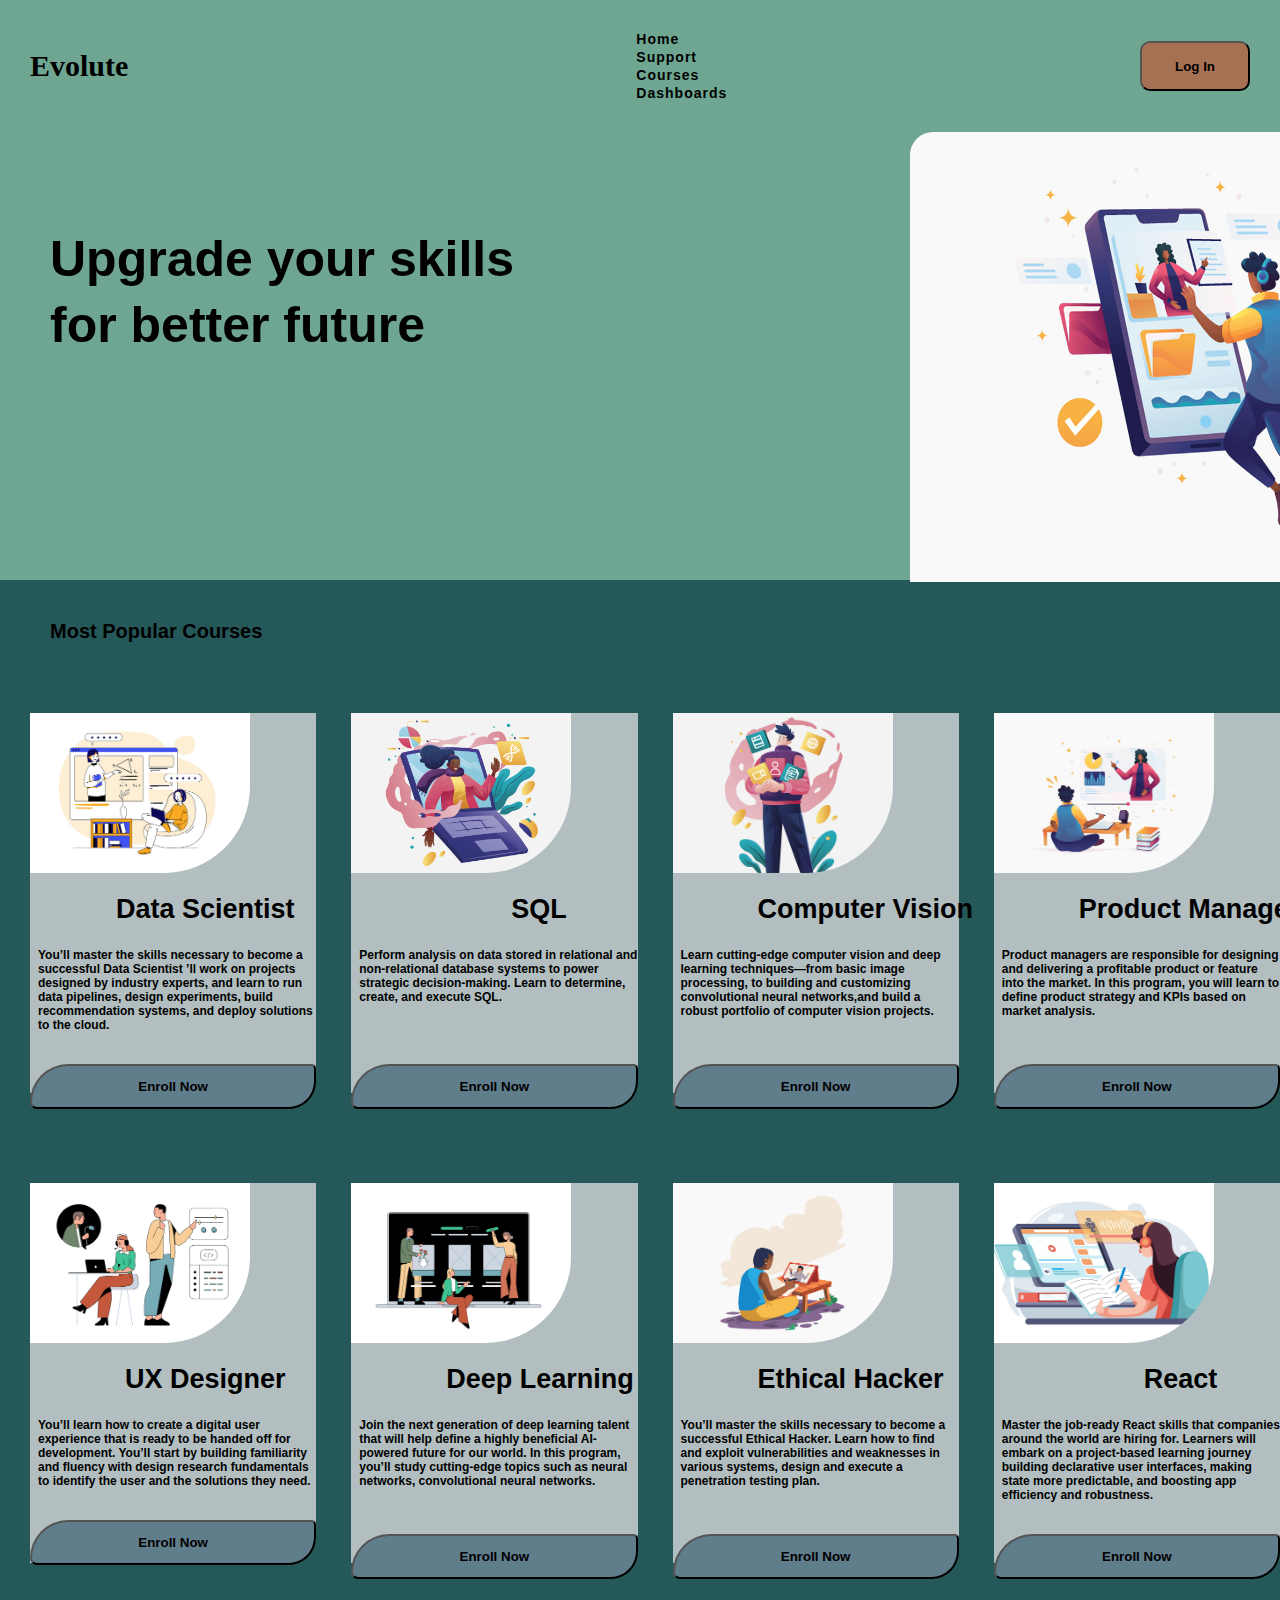
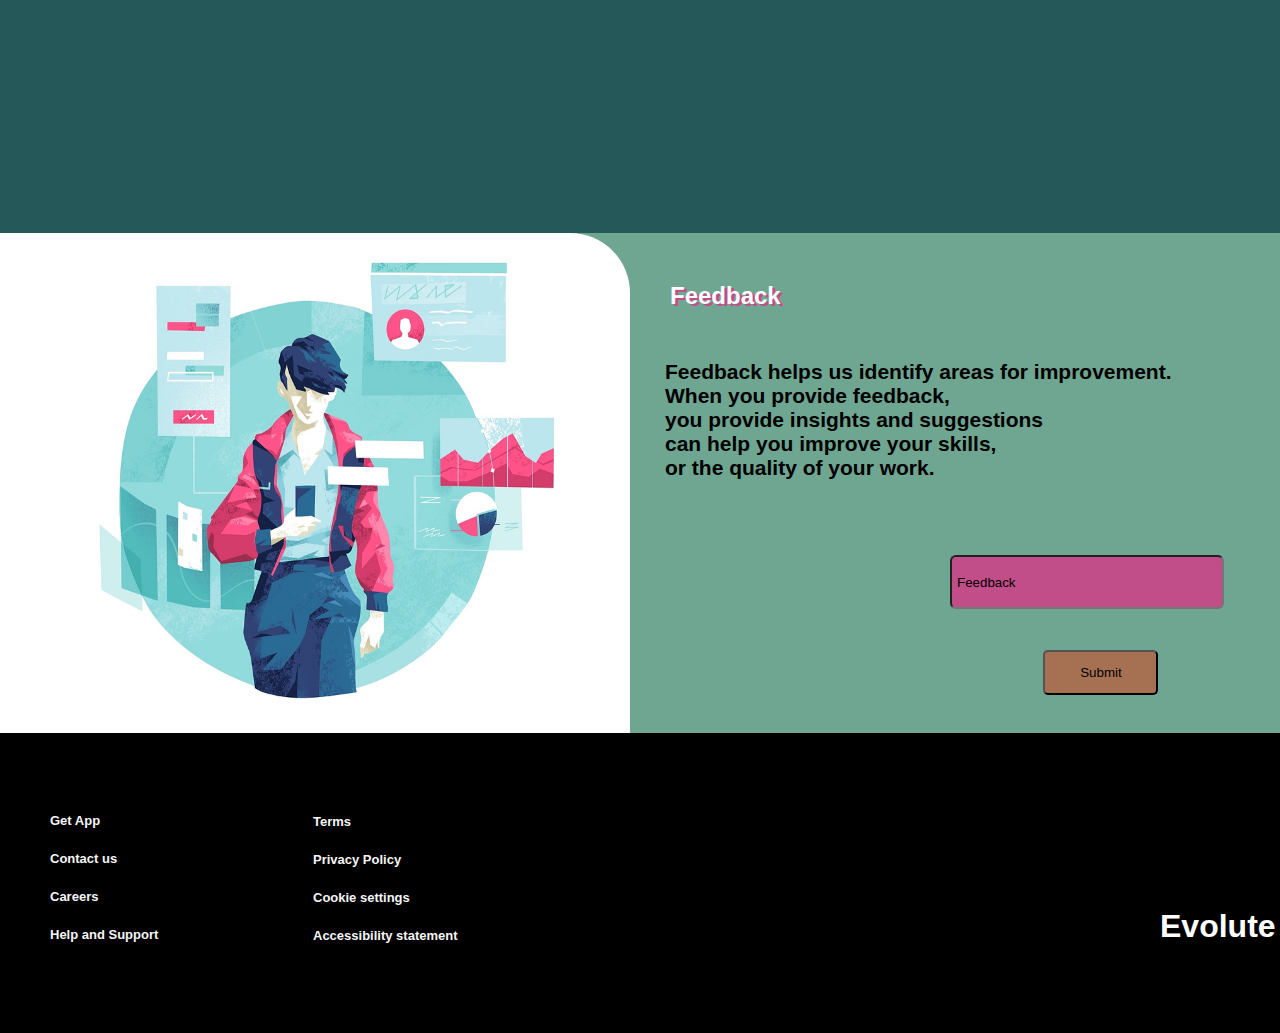
<file: E-learning/index.html>
<!DOCTYPE html>
<head>
    <meta charset="utf-8">
    <title></title>
    <meta name="viewport" content="width=device-width ,initial-scale=1.0">
    <link rel="stylesheet" href="style.css">
    <link rel="stylesheet" href="https://cdnjs.cloudflare.com/ajax/libs/font-awesome/6.4.2/css/all.min.css">
    <link rel="stylesheet" href="https://unicons.iconscout.com/release/v4.0.8/css/line.css">
    

    

    </head>
    <body>
        
        <Section class="home">
      <div class="topbar">
        <div class="navbar">
            <h1 id="title">Evolute</h1>
            <ul>
            <li>
                <a href="#">Home</a>
            </li>
            <li>
                <a href="#">Support</a>
            </li>
            <li>
                <a href="#">Courses</a>
            </li>
            <li>
                <a href="dashboards.html">Dashboards</a>
            </li>
           
        </ul>
<div class="but">
     <button class=" log" type="button" id="form-open">Log In</button>
        
</div>
       
        </div>
        
      </div>
      <div class="intro">
        <div class="tex">
             <p>Upgrade your skills</p>
        <p id="m">for better future</p>
        </div>
        <img src="./img/3d4cbb380a654e9a70a3da9124dc6f21.jpg" class="im">
       
      </div>

      <h3 id="mmm">Most Popular Courses</h3>
      <div class="maincontent">

    <div class="mainco">
        <img src="img/443f412fbefae2dbfb094f3c44eaefa9.jpg" alt="" id="zz">
        <h1 id="p">Data Scientist</h1>

        <p id="qw">You’ll master the skills necessary to become a successful Data Scientist ’ll work on projects designed by industry experts, and learn to run data pipelines, design experiments, build recommendation systems, and deploy solutions to the cloud.</p>
            <button id="En" type="button">Enroll Now</button>
    </div>

    <div class="mainco">
        <img src="img/3de40b7f70de3ee2cf31fa0aa7f5f474.jpg "alt="" id="zz">
        <h1 id="pz">SQL</h1>

        <p id="qw">Perform analysis on data stored in relational and non-relational database systems to power strategic decision-making. Learn to determine, create, and execute SQL.</p>
            <button id="En2" type="button">Enroll Now</button>
    </div>
    <div class="mainco">
        <img src="img/c96ef70b81fc0d68a0d3ac5b34f4da55.jpg" alt="" id="zz">
        <h1 id="px">Computer Vision</h1>

        <p id="qw">Learn cutting-edge computer vision and deep learning techniques—from basic image processing, to building and customizing convolutional neural networks,and build a robust portfolio of computer vision projects.</p>
            <button id="En3" type="button">Enroll Now</button>
    </div>
    <div class="mainco">
        <img src="img/192fe87f984766b3999646dfdffc2f98.jpg" alt="" id="zz">
        <h1 id="px">Product Manager</h1>

        <p id="qw">Product managers are responsible for designing and delivering a profitable product or feature into the market. In this program, you will learn to define product strategy and KPIs based on market analysis.</p>
            <button id="En3" type="button">Enroll Now</button>
    </div>
    
      </div>
      
      <div class="maincontent">

        <div class="mainco">
            <img src="img/db5945b3b9afa92d3c6dd6828eb89973.png" alt="" id="zz">
            <h1 id="pv">UX Designer</h1>
    
            <p id="qw">You’ll learn how to create a digital user experience that is ready to be handed off for development. You’ll start by building familiarity and fluency with design research fundamentals to identify the user and the solutions they need.</p>
                <button id="En" type="button">Enroll Now</button>
        </div>
    
        <div class="mainco">
            <img src="img/c9a1522f5934f625c625b77a76eaebc4.png"alt="" id="zz">
            <h1 id="pv">Deep Learning</h1>
    
            <p id="qw">Join the next generation of deep learning talent that will help define a highly beneficial AI-powered future for our world. In this program, you’ll study cutting-edge topics such as neural networks, convolutional neural networks.</p>
                <button id="En4" type="button">Enroll Now</button>
        </div>
        <div class="mainco">
            <img src="img/8447b1b008f8e29099babd2652ffd894.jpg" alt="" id="zz">
            <h1 id="px">Ethical Hacker</h1>
    
            <p id="qw">You’ll master the skills necessary to become a successful Ethical Hacker. Learn how to find and exploit vulnerabilities and weaknesses in various systems, design and execute a penetration testing plan.</p>
            <button id="En4" type="button">Enroll Now</button>
        </div>
        <div class="mainco">
            <img src="img/c12a7603eb5e798a85962d40e6ff4066 (1).jpg" alt="" id="zz">
            <h1 id="px1">React</h1>
    
            <p id="qw">Master the job-ready React skills that companies around the world are hiring for. Learners will embark on a project-based learning journey building declarative user interfaces, making state more predictable, and boosting app efficiency and robustness.</p>
            <button id="En" type="button">Enroll Now</button>
        </div>

        
        
        
          </div>


            <div class="form_container">
                <i class="uil uil-times form_close"></i>
                <div class="form login_form">
                    <form action="#">
                        <h2>Login</h2>
                        <div class="input_box">
                            <input type="email" placeholder="Email" required>
                            <i class="uil uil-envelope-alt email"></i>
                        </div>
                        <div class="input_box">
                            <input type="password" placeholder="password" required>
                            <i class="uil uil-lock password"></i>
                            <i class="uil uil-eye-slash pw_hide"></i>
                        </div>
                        <div class="option_field">
                            <span class="checkboc">
                                <input type="checkbox">
                                <label for="check">Remember me</label>
                            </span>
                            <a href="#" class="forgot_pw">Forgot password</a>
                        </div>
                        <button class="button">Login Now</button>
                        <div class="login_signup">
                            Don't have an account?<a href="#" id="signup">Signup</a>
                        </div>
                    </form>
                </div>

                <div class="form signup_form">
                    <form action="#">
                        <h2>Signup</h2>
                        <div class="input_box">
                            <input type="email" placeholder="Email" required>
                            <i class="uil uil-envelope-alt email"></i>
                        </div>
                        <div class="input_box">
                            <input type="password" placeholder="create password" required>
                            <i class="uil uil-lock password"></i>
                            <i class="uil uil-eye-slash pw_hide"></i>
                        </div>
                        <div class="input_box">
                            <input type="password" placeholder="confirm password" required>
                            <i class="uil uil-lock password"></i>
                            <i class="uil uil-eye-slash pw_hide"></i>
                        </div>
                      
                        <button class="button">SignUp Now</button>
                        <div class="login_signup">
                            Already have an account?<a href="#" id="login">login</a>
                        </div>
                    </form>
                </div>
                


                
            </div>
        </Section>

        <div class="feedback">
            <img src="./img/69175b3784468615f468a9dfe8c9bb80.jpg" alt="">
            <h2 id="f">Feedback</h2>
            <div class="aaa">
                <h4>Feedback helps us identify areas for improvement.</h4><h4>When you provide feedback,</h4> <h4> you provide insights and suggestions </h4><h4>can help you improve your skills,</h4>  <h4> or the quality of your work.</h4>

            </div>
            <form action="index.html" id="bbbb">
                            <input type="text" id="fee" placeholder="Feedback" >
                            <input type="submit"id="sub">

            </form>

        </div>
        

        <div class="footer">
           <p id="fot">Get App</p> 
            <p id="fot">Contact us</p>
            <p id="fot">Careers</p>
            <p id="fot">Help and Support</p>
            <p id="fott">Terms</p>
            <p id="fott">Privacy Policy</p>
            <p id="fott">Cookie settings</p>
            <p id="fott">Accessibility statement</p>


            <h1 id="title2">Evolute</h1>





        </div>















    <script src="script.js"></script>   

 
    </body>
</html>
</file>
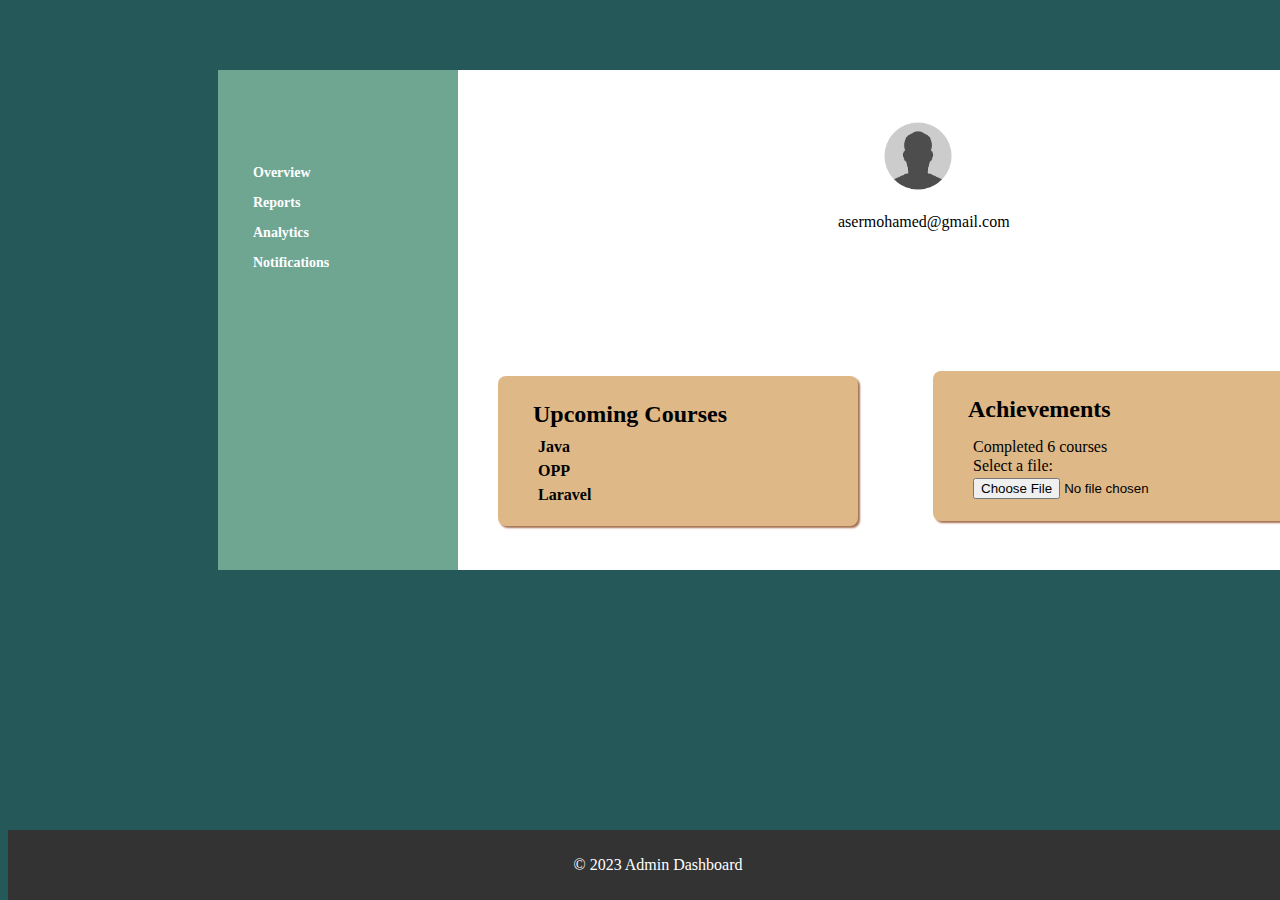
<file: E-learning/dashboards.html>
<!DOCTYPE html>
<html lang="en">
<head>
    <meta charset="UTF-8">
    <meta name="viewport" content="width=device-width, initial-scale=1.0">
    <title>Admin Dashboard</title>
    <link rel="stylesheet" href="css.css">
</head>
<body>
   <div class="maindash">
    <div class="clss">
        <div class="sid">
            <p>Overview</p>
            <p>Reports</p>
            <p>Analytics</p>
            <p>Notifications</p>
        </div>
        <img src="./img/man-avatar-profile-picture-vector-illustration_268834-538.avif" alt="">
        <p id="email">asermohamed@gmail.com</p>

        <div class="achivment">
            <h2 id="c">Achievements</h2>
            <p id="cc">Completed 6 courses</p>
            <label for="file">Select a file:</label>
            <input type="file" id="file" name="file" accept=".txt, .pdf, .docx">
        </div>

        <div class="up">
            <h2 id="c">Upcoming Courses</h2>
           <p id="ccc">Java</p>
           <p id="ccc">OPP</p>
           <p id="ccc">Laravel</p>



        </div>
        
    </div>

   </div>

    <footer class="admin-footer">
        <p>&copy; 2023 Admin Dashboard</p>
    </footer>
</body>
</html>
</file>
<file: E-learning/style.css>
*{
    padding: 0;
    margin: 0;

}
body{
  font-family: 'Montserrat', sans-serif;
  color: black;
  background-color: #255959;
  width: 100%;
    }
    #title{
      font-size: 30px;
      font-family: Cambria, Cochin, Georgia, Times, 'Times New Roman', serif;
      font-weight: bold;     
    }
    .topbar{
      display: flex;
      justify-content: space-between;
      background-color: #6FA692;
      padding: 30px 30px;
    }

    .topbar .navbar {
        display: flex;
        align-items: center;
    }
    .topbar .navbar ul{
        list-style: none;
     }
     .topbar .navbar ul li{
        display: inline-block;
        margin: 0px 8px;
        width: 70px;
        }
     .topbar .navbar ul li a{
      color: #000000;
      text-decoration: none;
     font-weight: bold;
     font-size: 14px;
     letter-spacing: 1px;
         }

     ul{
        margin-left: 500px;
      }

 .log{
  width: 110px;
  height: 50px;
  color: black;
  border-radius: 10px;
  background-color: #A67153;
  font-weight: bold;
  cursor: pointer;


      }

      .sign{
        width: 80px;
        height: 45px;
        border-radius: 10px;
            background-color: rgb(0, 0, 0);
            color:cadetblue ;
            font-weight: bold;
            cursor: pointer;

      }
      .but{
            margin-left: 370px;

      }

             

.intro{
    margin-top: 60px;
    background-color: #6FA692;
    width: 100%;
    height: 450px;
}

p{

    font-size: 50px;
    margin-left: 50px;
}
.tex{
        margin-top: -62px;
        position: relative;
        top: 100px;
        font-weight: bold;
        font-family: 'Franklin Gothic Medium', 'Arial Narrow', Arial, sans-serif;
}
.im{
  height: 100%;
  width: 550px;
  position: relative;
  left: 910px;
  bottom: 122px;
  border-radius: 23px 0px;
}
#m{
    margin-top: 8px;
}

#mmm{
    font-weight: 900;
    margin-left: 50px;
    margin-top: 40px;
    font-size: 20px;
}
.mainco{
  width: 350px;
    height: 380px;
    margin-top: 70px;
    margin-left: 30px;
    border-radius: 0px 0px 27px 0px;
    background-color: #B2BEBF;



}
#zz{
    border-radius: 0px 0px 86px;
    width: 220px;
    height: 160px;

}
#p{
  position: relative;
  left: 86px;
  bottom: -17px;
  font-size: 27px;
    
}
#qw{
  position: relative;
  font-size: 12px;
  font-weight: bold;
  margin-left: 8px;
  top: 40px;
}
#En{
  width: 100%;
  height: 45px;
  background-color: #607D8B;
  color: black;
  position: relative;
  bottom: -72px;
  border-radius: 50px 6px 36px 9px;
  font-weight: bold;

}

#En2{
  width: 100%;
  height: 45px;
  background-color: #607D8B;
  color: black;
  position: relative;
  bottom: -100px;
  border-radius: 50px 6px 36px 9px;
  font-weight: bold;

}

#En3{
  width: 100%;
    height: 45px;
    background-color: #607D8B;
    color: black;
    position: relative;
    bottom: -86px;
    border-radius: 50px 6px 36px 9px;
    font-weight: bold;

}
#En4{
  width: 100%;
  height: 45px;
  background-color: #607D8B;
  color: black;
  position: relative;
  bottom: -86px;
  border-radius: 50px 6px 36px 9px;
  font-weight: bold;

}



.maincontent {
    display: flex;
    gap: 5px;
    padding-bottom: 20px;
}
#pz{
  position: relative;
  left: 160px;
  bottom: -17px;
  font-size: 27px;
}

#px{
  position: relative;
  left: 85px;
  bottom: -17px;
  font-size: 27px;
}
#px1{
  position: relative;
  left: 150px;
  bottom: -17px;
  font-size: 27px;
}
#pv{
  position: relative;
  left: 95px;
  bottom: -17px;
  font-size: 27px;
}
.form_container{
    position: absolute;
    top: 50%;
    left: 50%;
    transform: translate(-50%,-50%) scale(1.2);
    z-index: 101;
    background-color: white;
    padding: 25px;
    border-radius: 12px;
    box-shadow: rgba(0, 0, 0,0.1);
    max-width: 320px;
    width: 100%;
    opacity: 0;
    pointer-events: none;
    transition: all 0.4s ease-out;
}
.home.show .form_container{
    opacity: 1;
    pointer-events: auto;
    transform: translate(-50%,-50%) scale(1);

}

.form_close{
   position: absolute;
   top: 10px;
   right: 20px;
   color: #0b0217; 
   font-size: 22px;
   opacity: 0.7;
   cursor: pointer;
}

.form_container h2{
    font-size: 22px;
    color: #0b0217; 
    text-align: center;
}
.input_box{
    position: relative;
    margin-top: 30px;
    width: 100%;
    height: 40px;
}

.input_box input{
    height: 100%;
    width: 85%;
    border: none;
    outline: none;
    color: #333;
    border-bottom: 1.5px solid #aaaaaa;
    padding: 0 30px;
    transition: all 0.2s ease;
}
.input_box i {
    position: absolute;
    top: 50%;
    transform: translateY(-50%);
    font-size: 20px;
}
.input_box i.email,
.input_box i.password{
    left: 0;
    color: #707070;
}
.input_box i.pw_hide{
    right: 0;
    font-size: 18px;
}
.input_box input:focus{
    border-color:rgba(98, 85, 165, 1) ;
}
.option_field{
    display: flex;
    align-items: center;
    justify-content: space-between;
    margin-top: 30px;
}
.checkbox{
    display: flex;
    column-gap: 8px;
    font-size: 12px;
    white-space: nowrap;
}
.form_container a{
    color:  #A67153; ;
    font-size: 12px;
}
.form_container a:hover{
    text-decoration: underline;
}
.checkbox label{
    font-size: 9px;
    cursor: pointer;
    user-select: none;
    color: #0b0217;
}

.form_container .button{
  background: #A67153;
      margin-top: 30px;
    width: 100%;
    border-color: none;
    padding: 10px 0;
    border-radius: 10px;
    color: white;
}
#title2{
  color: white;
  position: relative;
  bottom: 30px;
  left: 1160px;
  bottom: 106px;
font-family:Verdana, Geneva, Tahoma, sans-serif
}
.home::before{
    content: "";
    height: 100%;
    width: 100%;
    background-color: rgba(0, 0, 0,0.6);
    position: absolute;
    z-index: 100;
    opacity: 0;
    pointer-events: none;
    transition: all 0.5s ease-out;
}
.home.show::before{
    opacity: 1;
    pointer-events: auto;
} 

.signup_form{
    display: none;
}
.login_signup{
    font-size: 12px;
    text-align: center;
    margin-top: 15px;
}
.form_container.active .signup_form{
    display: block;
}
.form_container.active .login_form{
    display: none;
}

.footer{
  margin-top: -23px;
  background-color: black;
  height: 300px;
  width: 100%;
}
#fot{
    position: relative;
    color: whitesmoke;
    font-weight: bold;
    font-size: 13px;
    margin-top: 23px;
    top: 80px;
    margin-bottom: 13px;
}
#fott{
    position: relative;
    color: whitesmoke;
    font-weight: bold;
    font-size: 13px;
    margin-top: 23px;
    left: 263px;
    top: -71px;
}
.feedback{
  margin-top: 250px;
  width: 100%;
  height: 500px;
  background-color: #6FA692;
}
.feedback img{
  width: 630px;
  height: 100%;
  /* left: 685px; */
  position: relative;
  /* display: flex; */
  border-radius: 0px 60px 0px 0px;
}
#f{
  color: white;
  text-shadow: 3px 2px #c14e88;
  font-weight: bold;
  position: relative;
  bottom: 455px;
  left: 670px;
}
.aaa{
  font-weight: bold;
  position: relative;
  top: -405px;
  left: 645px;
}

/* Your existing CSS code */

/* Media query for screens with a maximum width of 768px (typical for phones) */
@media (max-width: 768px) {
  body {
      font-size: 14px; /* Adjust font size for smaller screens */
  }

  .topbar {
      padding: 15px; /* Adjust topbar padding */
  }
  .im {
    display: none; /* Hide the image on smaller screens */
  }

  .topbar .navbar ul {
      display: none; /* Hide the navigation links */
  }

  .but {
      margin-left: 220px; /* Remove margin for smaller screens */
      text-align: center; /* Center the login button */
     /* margin-top: 15px; /* Add some space at the top */
  }

  .intro {
      height: 300px; /* Allow intro height to adjust based on content */
      display: flex;
      flex-direction: column-reverse; /* Stack the image below the text */
      align-items: center;
      padding: 20px;
  }

  .tex {
      text-align: center; /* Center the text in the intro */
      position: relative;
      bottom: -600px;
      right: 60px;
      margin-bottom: 200px;
  }

  .im {
      width: 100%; /* Make the image take full width */
      height: auto; /* Allow the image to adjust its height */
      margin-top: 20px;
  }

  .maincontent {
      flex-direction: column; /* Stack the cards on smaller screens */
      gap: 20px;
      padding-bottom: 20px;
      margin-top: 20px;
  }

  .mainco {
      width: 70%; /* Make the cards take full width on small screens */
      margin: 0 auto; /* Center the cards */
      border-radius: 12px; /* Adjust border-radius */
      background-color: #B2BEBF;
      padding: 15px;
  }

  #p, #px, #pv {
    left: 65px;
  }

  #pz,#px1{
      left: 130px;
  }
  #f{
    color: white;
    text-shadow: 3px 2px #c14e88;
    font-weight: bold;
    position: relative;
    bottom: -25px;
    left: 70px;
  }

  .form_container {
      padding: 20px; /* Increase padding for better mobile spacing */
      max-width: 100%; /* Allow the form container to take full width */
      width: 70%;
  }

  .form_close {
      font-size: 18px; /* Increase font size for close button */
  }

  /* Adjust input styles for smaller screens */
  .input_box input {
      font-size: 12px;
      padding-right: 9px;
  }

  .checkbox {
      font-size: 10px; /* Reduce font size for checkbox label */
  }

  .footer {
      margin-top: 50px; /* Increase margin for footer */
  }
  .feedback img{
  display: none;
  }
  .aaa{
    font-weight: bold;
    position: relative;
    top: 90px;
    left: 45px;
  }
 
  

  #bbbb{
position: relative;
right: 800px;
top: 490px;
  }
  

}
h4{
  font-size: 21px;
  margin-left: 20px;
}

#fee{
  width: 270px;
  height: 50px;
  background-color: #c14e88;
  position: relative;
  bottom: 330px;
  left: 950px;
  border-radius: 6px;
  color: black;

}
input::placeholder{
  color: #000000;
position: relative;
left: 5px;
}
#sub{
  width: 115px;
  height: 45px;
  position: relative;
  background-color: #A67153;
  left: 765px;
  border-radius: 5px;
  bottom: 240px;
}
</file>
<file: E-learning/css.css>
body{
    background-color: #255959;
}
.maindash{
    width: 1125px;
    height: 500px;
    margin-top: 70px;
    margin-left: 210px;
    background-color: white;;
}

.clss{
    background-color: #6FA692;
    width: 240px;
    padding-bottom: -25px;
    height: 100%;
}
.admin-footer {
    text-align: center;
    padding: 10px;
    background-color: #333;
    color: white;
    position: absolute;
    bottom: 0;
    width: 100%;
}

.sid{
    color: white;
    font-size: 14px;
    font-weight: bold;
    margin-left: 35px;
    /* margin-bottom: 64px; */
    position: relative;
    top: 95px;
}



img{
    width: 100px;
    height: 100px;
    margin-left: 650px;
    border-radius: 56px;
    margin-top: -84px;
}
#email{
    margin-left: 620px;
    border-radius: 56px;
    margin-top: 3px;
    color: black;
}
.achivment{
    width: 360px;
    height: 150px;
    margin-left: 715px;
    margin-top: 140px;
    border-radius: 8px;
    box-shadow:  2px 2px 2px #A67153;
    background-color: burlywood;
}
#c{
    position: relative;
    margin-left: 35px;
    top: 25px;
}
#cc{
    margin-left: 40px;
    margin-top: 40px;
}
input{
    margin-left: 40px;
    position: relative;
    bottom: 12px;
}
label{
    margin-left: 40px;
    position: relative;
    bottom: 15px;
}

.up{
    width: 360px;
    height: 150px;
    box-shadow:  2px 2px 2px #A67153;
    background-color: burlywood;

    position: relative;
    bottom: 165px;
    border-radius: 8px;
    left: 280px;
}
#ccc{
    font-weight: bold;
    margin-left: 40px;
    line-height: 0.5;
    position: relative;
    top: 20px;
}
</file>
